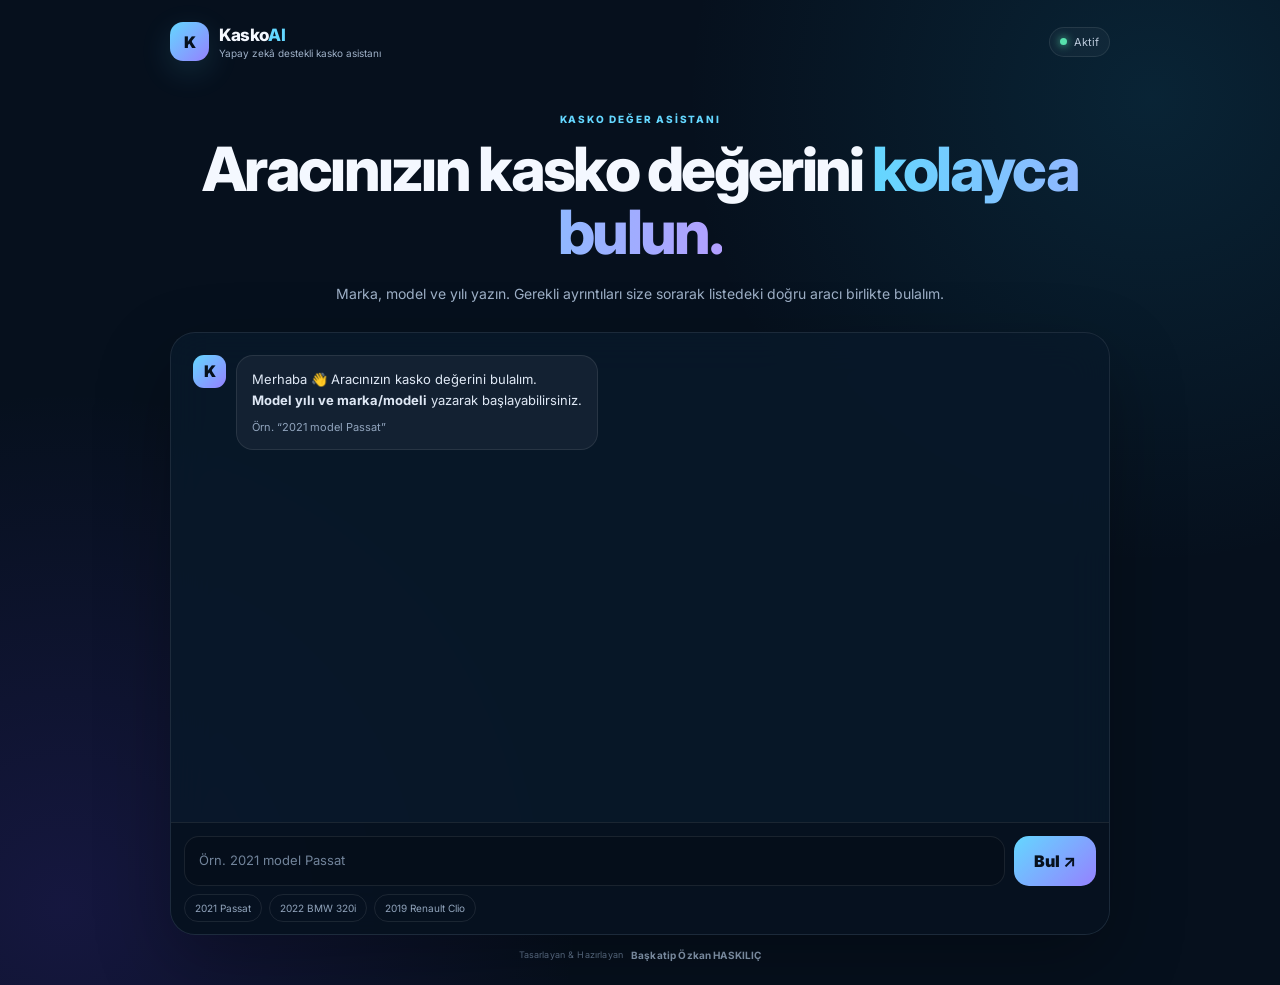
<file: templates/index.html>
<!doctype html>
<html lang="tr">
<head>
  <meta charset="utf-8">
  <meta name="viewport" content="width=device-width, initial-scale=1, viewport-fit=cover">
  <meta name="theme-color" content="#07111f">
  <title>KaskoAI | Yapay Zekâ Destekli Araç Kasko Değeri Sorgulama</title>
  <meta name="description" content="Aracınızın kasko değerini yapay zekâ destekli KaskoAI ile kolayca bulun. Marka, model ve model yılı bilgilerini girin; doğru kasko değeri ve kasko koduna ulaşın.">
  <meta name="robots" content="index, follow, max-image-preview:large, max-snippet:-1, max-video-preview:-1">
  <link rel="canonical" href="https://kasko-ai.vercel.app/">
  <meta property="og:type" content="website">
  <meta property="og:locale" content="tr_TR">
  <meta property="og:site_name" content="KaskoAI">
  <meta property="og:title" content="KaskoAI | Yapay Zekâ Destekli Araç Kasko Değeri Sorgulama">
  <meta property="og:description" content="Aracınızın kasko değerini yapay zekâ destekli KaskoAI ile kolayca bulun. Marka, model ve model yılı bilgilerini girin; doğru kasko değeri ve kasko koduna ulaşın.">
  <meta property="og:url" content="https://kasko-ai.vercel.app/">
  <meta name="twitter:card" content="summary">
  <meta name="twitter:title" content="KaskoAI | Yapay Zekâ Destekli Araç Kasko Değeri Sorgulama">
  <meta name="twitter:description" content="Aracınızın kasko değerini yapay zekâ destekli KaskoAI ile kolayca bulun. Marka, model ve model yılı bilgilerini girin; doğru kasko değeri ve kasko koduna ulaşın.">

  <link rel="preconnect" href="https://fonts.googleapis.com">
  <link rel="preconnect" href="https://fonts.gstatic.com" crossorigin>
  <link href="https://fonts.googleapis.com/css2?family=Inter:wght@400;500;600;700;800&display=swap" rel="stylesheet">
  <link rel="stylesheet" href="/static/style.css">

  <script type="application/ld+json">
{
  "@context": "https://schema.org",
  "@type": "WebApplication",
  "name": "KaskoAI",
  "url": "https://kasko-ai.vercel.app/",
  "description": "Aracınızın kasko değerini yapay zekâ destekli KaskoAI ile kolayca bulun. Marka, model ve model yılı bilgilerini girin; doğru kasko değeri ve kasko koduna ulaşın.",
  "applicationCategory": "FinanceApplication",
  "operatingSystem": "Web",
  "inLanguage": "tr-TR",
  "creator": {
    "@type": "Person",
    "name": "Özkan HASKILIÇ"
  }
}
  </script>
  <meta name="google-site-verification" content="MuRal62ysE1aVWPVQdPdZJ9eGF5M3csfumvomjy4lzk" />
</head>
<body>
  <div class="ambient ambient-a"></div>
  <div class="ambient ambient-b"></div>

  <main class="app-shell">
    <header class="topbar">
      <div class="brand">
        <div class="brand-mark">K</div>
        <div class="brand-copy">
          <div class="brand-name">Kasko<span>AI</span></div>
          <div class="brand-sub">Yapay zekâ destekli kasko asistanı</div>
        </div>
      </div>
      <div class="status"><span></span> Aktif</div>
    </header>

    <section class="intro">
      <div class="eyebrow">KASKO DEĞER ASİSTANI</div>
      <h1>Aracınızın kasko değerini <span>kolayca bulun.</span></h1>
      <p>Marka, model ve yılı yazın. Gerekli ayrıntıları size sorarak listedeki doğru aracı birlikte bulalım.</p>
    </section>

    <section class="chat-card" aria-label="Kasko değer asistanı">
      <div id="messages" class="messages" aria-live="polite">
        <div class="message assistant">
          <div class="avatar">K</div>
          <div class="bubble">
            Merhaba 👋 Aracınızın kasko değerini bulalım.<br>
            <strong>Model yılı ve marka/modeli</strong> yazarak başlayabilirsiniz.
            <div class="mini-example">Örn. “2021 model Passat”</div>
          </div>
        </div>
      </div>

      <div id="typing" class="typing hidden">
        <div class="typing-dots"><span></span><span></span><span></span></div>
        <small>Uygun kayıtları karşılaştırıyorum…</small>
      </div>

      <div class="composer-wrap">
        <div class="composer">
          <textarea id="input" rows="1" enterkeyhint="send"
            placeholder="Örn. 2021 model Passat"></textarea>
          <button id="send" type="button" aria-label="Ara">
            <span>Bul</span><b>↗</b>
          </button>
        </div>
        <div class="examples" aria-label="Örnek aramalar">
          <button data-example="2021 model Passat">2021 Passat</button>
          <button data-example="2022 BMW 320i">2022 BMW 320i</button>
          <button data-example="2019 Renault Clio">2019 Renault Clio</button>
        </div>
      </div>
    </section>

    <footer class="signature">
      <span>Tasarlayan &amp; Hazırlayan</span>
      <strong>Başkatip Özkan HASKILIÇ</strong>
    </footer>
  </main>

  <script src="/static/app.js"></script>
</body>
</html>
</file>
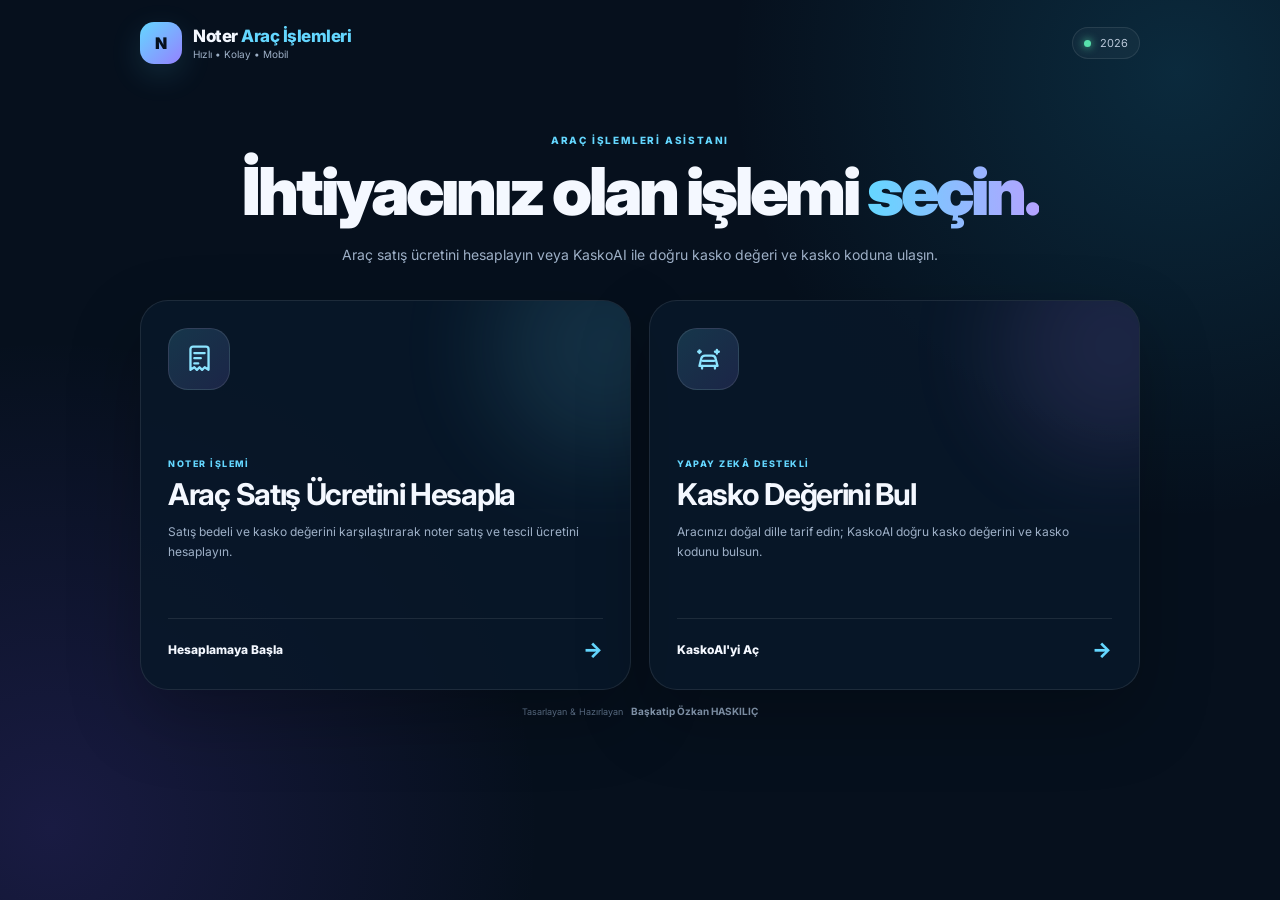
<file: templates/home.html>
<!doctype html>
<html lang="tr">
<head>
  <meta charset="utf-8">
  <meta name="viewport" content="width=device-width, initial-scale=1, viewport-fit=cover">
  <meta name="theme-color" content="#06101d">
  <title>Noter Araç İşlemleri | Satış Ücreti Hesaplama ve Kasko Değeri</title>
  <meta name="description" content="Noter araç satış ücretini hesaplayın; KaskoAI ile aracınızın kasko değerini ve kasko kodunu hızlıca bulun. Mobil uyumlu ücretsiz yardımcı araç.">
  <meta name="robots" content="index, follow, max-image-preview:large, max-snippet:-1">
  <link rel="canonical" href="https://noter-arac-islemleri.vercel.app/">
  <meta property="og:type" content="website">
  <meta property="og:locale" content="tr_TR">
  <meta property="og:site_name" content="Noter Araç İşlemleri">
  <meta property="og:title" content="Noter Araç İşlemleri | Satış Ücreti ve Kasko Değeri">
  <meta property="og:description" content="Araç satış ücretini hesaplayın, kasko değerini ve kasko kodunu KaskoAI ile bulun.">
  <meta property="og:url" content="https://noter-arac-islemleri.vercel.app/">
  <meta name="twitter:card" content="summary">
  <meta name="twitter:title" content="Noter Araç İşlemleri | Satış Ücreti ve Kasko Değeri">
  <meta name="twitter:description" content="Araç satış ücretini hesaplayın, kasko değerini ve kasko kodunu KaskoAI ile bulun.">
  <meta name="google-site-verification" content="MuRal62ysE1aVWPVQdPdZJ9eGF5M3csfumvomjy4lzk">
  <link rel="preconnect" href="https://fonts.googleapis.com">
  <link rel="preconnect" href="https://fonts.gstatic.com" crossorigin>
  <link href="https://fonts.googleapis.com/css2?family=Inter:wght@400;500;600;700;800;900&display=swap" rel="stylesheet">
  <link rel="stylesheet" href="/static/portal.css">
  <script type="application/ld+json">
{
  "@context": "https://schema.org",
  "@graph": [
    {
      "@type": "WebSite",
      "@id": "https://noter-arac-islemleri.vercel.app/#website",
      "url": "https://noter-arac-islemleri.vercel.app/",
      "name": "Noter Araç İşlemleri",
      "inLanguage": "tr-TR"
    },
    {
      "@type": "WebApplication",
      "@id": "https://noter-arac-islemleri.vercel.app/#app",
      "name": "Noter Araç İşlemleri",
      "url": "https://noter-arac-islemleri.vercel.app/",
      "applicationCategory": "FinanceApplication",
      "operatingSystem": "Web",
      "inLanguage": "tr-TR",
      "description": "Noter araç satış ücreti hesaplama, araç kasko değeri ve kasko kodu bulma uygulaması.",
      "creator": {
        "@type": "Person",
        "name": "Özkan HASKILIÇ"
      }
    }
  ]
}
  </script>
</head>
<body class="portal-body">
  <div class="portal-orb portal-orb-a"></div>
  <div class="portal-orb portal-orb-b"></div>

  <main class="portal-shell home-shell">
    <header class="portal-header">
      <div class="portal-brand">
        <div class="portal-logo">N</div>
        <div>
          <div class="portal-brand-name">Noter <span>Araç İşlemleri</span></div>
          <div class="portal-brand-sub">Hızlı • Kolay • Mobil</div>
        </div>
      </div>
      <div class="portal-badge"><span></span> 2026</div>
    </header>

    <section class="home-hero">
      <div class="portal-eyebrow">ARAÇ İŞLEMLERİ ASİSTANI</div>
      <h1>İhtiyacınız olan işlemi <span>seçin.</span></h1>
      <p>Araç satış ücretini hesaplayın veya KaskoAI ile doğru kasko değeri ve kasko koduna ulaşın.</p>
    </section>

    <section class="menu-grid" aria-label="Araç işlemleri">
      <a class="menu-card sale-card" href="/satis">
        <div class="menu-icon">
          <svg viewBox="0 0 24 24" aria-hidden="true">
            <path d="M7 2h10a2 2 0 0 1 2 2v16l-3-2-2 2-2-2-2 2-2-2-3 2V4a2 2 0 0 1 2-2Z"/>
            <path d="M8 7h8M8 11h5M8 15h3"/>
          </svg>
        </div>
        <div class="menu-copy">
          <div class="menu-kicker">NOTER İŞLEMİ</div>
          <h2>Araç Satış Ücretini Hesapla</h2>
          <p>Satış bedeli ve kasko değerini karşılaştırarak noter satış ve tescil ücretini hesaplayın.</p>
        </div>
        <div class="menu-action">Hesaplamaya Başla <span>→</span></div>
      </a>

      <a class="menu-card kasko-card" href="/kasko">
        <div class="menu-icon">
          <svg viewBox="0 0 24 24" aria-hidden="true">
            <path d="M5 17h14l-1.4-5.2A3 3 0 0 0 14.7 9H9.3a3 3 0 0 0-2.9 2.2L5 17Z"/>
            <path d="M7 17v2M17 17v2M7.5 13h9"/>
            <path d="M18.5 4.5v3M17 6h3M5 5v2M4 6h2"/>
          </svg>
        </div>
        <div class="menu-copy">
          <div class="menu-kicker">YAPAY ZEKÂ DESTEKLİ</div>
          <h2>Kasko Değerini Bul</h2>
          <p>Aracınızı doğal dille tarif edin; KaskoAI doğru kasko değerini ve kasko kodunu bulsun.</p>
        </div>
        <div class="menu-action">KaskoAI'yi Aç <span>→</span></div>
      </a>
    </section>

    <footer class="portal-signature">
      <span>Tasarlayan &amp; Hazırlayan</span>
      <strong>Başkatip Özkan HASKILIÇ</strong>
    </footer>
  </main>
</body>
</html>
</file>
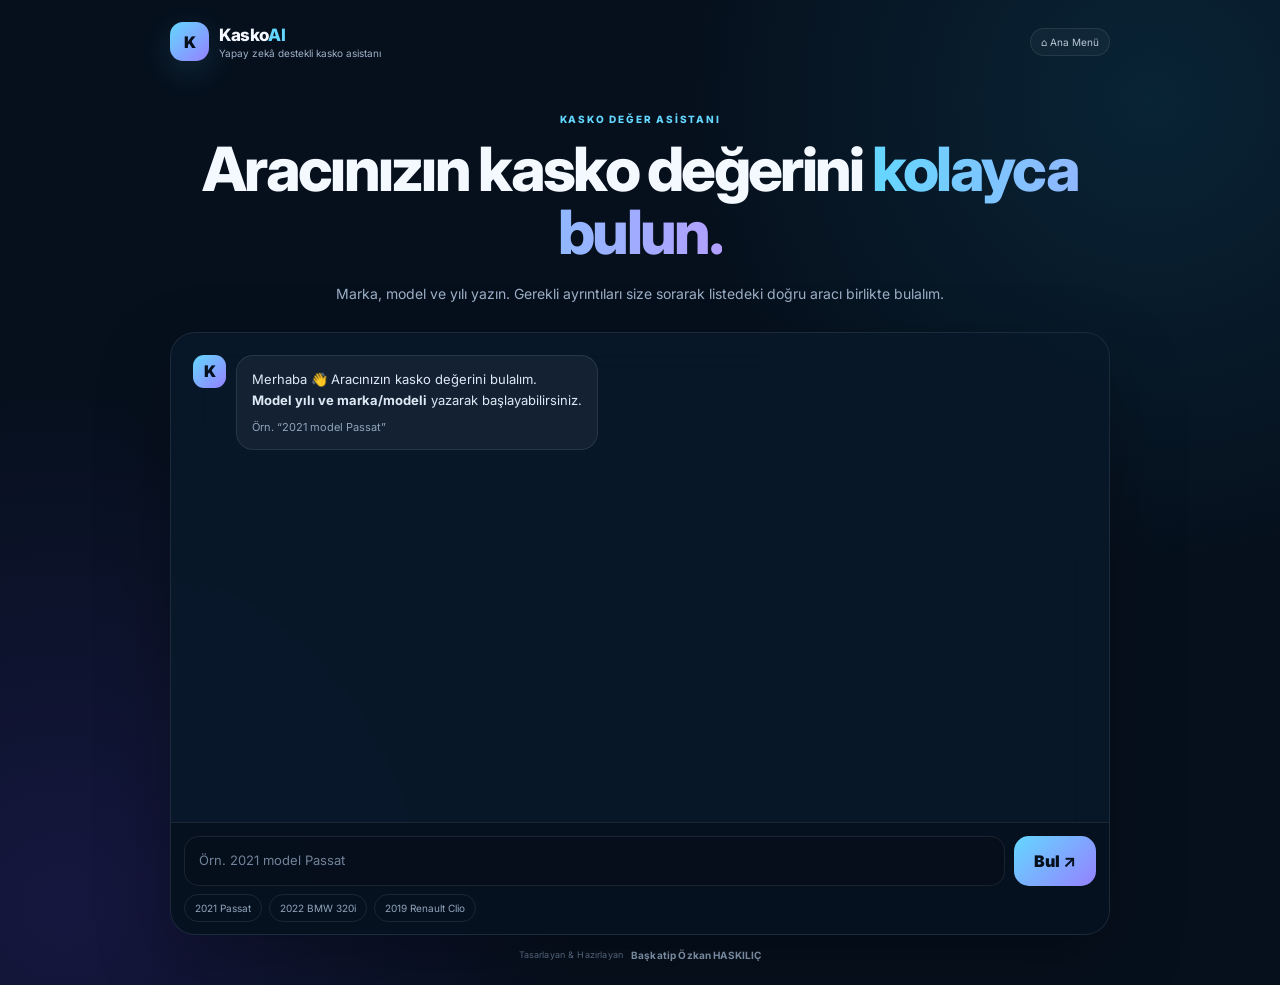
<file: templates/kasko.html>
<!doctype html>
<html lang="tr">
<head>
  <meta charset="utf-8">
  <meta name="viewport" content="width=device-width, initial-scale=1, viewport-fit=cover">
  <meta name="theme-color" content="#07111f">
  <title>Araç Kasko Değeri ve Kasko Kodu Bulma | KaskoAI</title>
  <meta name="description" content="Aracınızın marka, model ve model yılı bilgileriyle kasko değerini ve 7 haneli kasko kodunu KaskoAI üzerinden hızlıca bulun.">
  <meta name="robots" content="index, follow, max-image-preview:large, max-snippet:-1, max-video-preview:-1">
  <link rel="canonical" href="https://noter-arac-islemleri.vercel.app/kasko">
  <meta property="og:type" content="website">
  <meta property="og:locale" content="tr_TR">
  <meta property="og:site_name" content="KaskoAI">
  <meta property="og:title" content="Araç Kasko Değeri ve Kasko Kodu Bulma | KaskoAI">
  <meta property="og:description" content="Aracınızın marka, model ve model yılı bilgileriyle kasko değerini ve 7 haneli kasko kodunu KaskoAI üzerinden hızlıca bulun.">
  <meta property="og:url" content="https://noter-arac-islemleri.vercel.app/kasko">
  <meta name="twitter:card" content="summary">
  <meta name="twitter:title" content="Araç Kasko Değeri ve Kasko Kodu Bulma | KaskoAI">
  <meta name="twitter:description" content="Aracınızın marka, model ve model yılı bilgileriyle kasko değerini ve 7 haneli kasko kodunu KaskoAI üzerinden hızlıca bulun.">

  <link rel="preconnect" href="https://fonts.googleapis.com">
  <link rel="preconnect" href="https://fonts.gstatic.com" crossorigin>
  <link href="https://fonts.googleapis.com/css2?family=Inter:wght@400;500;600;700;800&display=swap" rel="stylesheet">
  <link rel="stylesheet" href="/static/style.css">

  <script type="application/ld+json">
{
  "@context": "https://schema.org",
  "@type": "WebApplication",
  "name": "KaskoAI",
  "url": "https://noter-arac-islemleri.vercel.app/kasko",
  "applicationCategory": "FinanceApplication",
  "operatingSystem": "Web",
  "inLanguage": "tr-TR",
  "description": "Araç kasko değeri ve kasko kodu bulmaya yardımcı web uygulaması.",
  "isPartOf": {
    "@type": "WebSite",
    "name": "Noter Araç İşlemleri",
    "url": "https://noter-arac-islemleri.vercel.app/"
  },
  "creator": {
    "@type": "Person",
    "name": "Özkan HASKILIÇ"
  }
}
  </script>
  <meta name="google-site-verification" content="MuRal62ysE1aVWPVQdPdZJ9eGF5M3csfumvomjy4lzk" />
</head>
<body>
  <div class="ambient ambient-a"></div>
  <div class="ambient ambient-b"></div>

  <main class="app-shell">
    <header class="topbar">
      <a class="brand brand-link" href="/" aria-label="Ana menüye dön">
        <div class="brand-mark">K</div>
        <div class="brand-copy">
          <div class="brand-name">Kasko<span>AI</span></div>
          <div class="brand-sub">Yapay zekâ destekli kasko asistanı</div>
        </div>
      </a>
      <a class="home-pill" href="/">⌂ Ana Menü</a>
    </header>

    <section class="intro">
      <div class="eyebrow">KASKO DEĞER ASİSTANI</div>
      <h1>Aracınızın kasko değerini <span>kolayca bulun.</span></h1>
      <p>Marka, model ve yılı yazın. Gerekli ayrıntıları size sorarak listedeki doğru aracı birlikte bulalım.</p>
    </section>

    <section class="chat-card" aria-label="Kasko değer asistanı">
      <div id="messages" class="messages" aria-live="polite">
        <div class="message assistant">
          <div class="avatar">K</div>
          <div class="bubble">
            Merhaba 👋 Aracınızın kasko değerini bulalım.<br>
            <strong>Model yılı ve marka/modeli</strong> yazarak başlayabilirsiniz.
            <div class="mini-example">Örn. “2021 model Passat”</div>
          </div>
        </div>
      </div>

      <div id="typing" class="typing hidden">
        <div class="typing-dots"><span></span><span></span><span></span></div>
        <small>Uygun kayıtları karşılaştırıyorum…</small>
      </div>

      <div class="composer-wrap">
        <div class="composer">
          <textarea id="input" rows="1" enterkeyhint="send"
            placeholder="Örn. 2021 model Passat"></textarea>
          <button id="send" type="button" aria-label="Ara">
            <span>Bul</span><b>↗</b>
          </button>
        </div>
        <div class="examples" aria-label="Örnek aramalar">
          <button data-example="2021 model Passat">2021 Passat</button>
          <button data-example="2022 BMW 320i">2022 BMW 320i</button>
          <button data-example="2019 Renault Clio">2019 Renault Clio</button>
        </div>
      </div>
    </section>

    <footer class="signature">
      <span>Tasarlayan &amp; Hazırlayan</span>
      <strong>Başkatip Özkan HASKILIÇ</strong>
    </footer>
  </main>

  <script src="/static/app.js"></script>
</body>
</html>
</file>
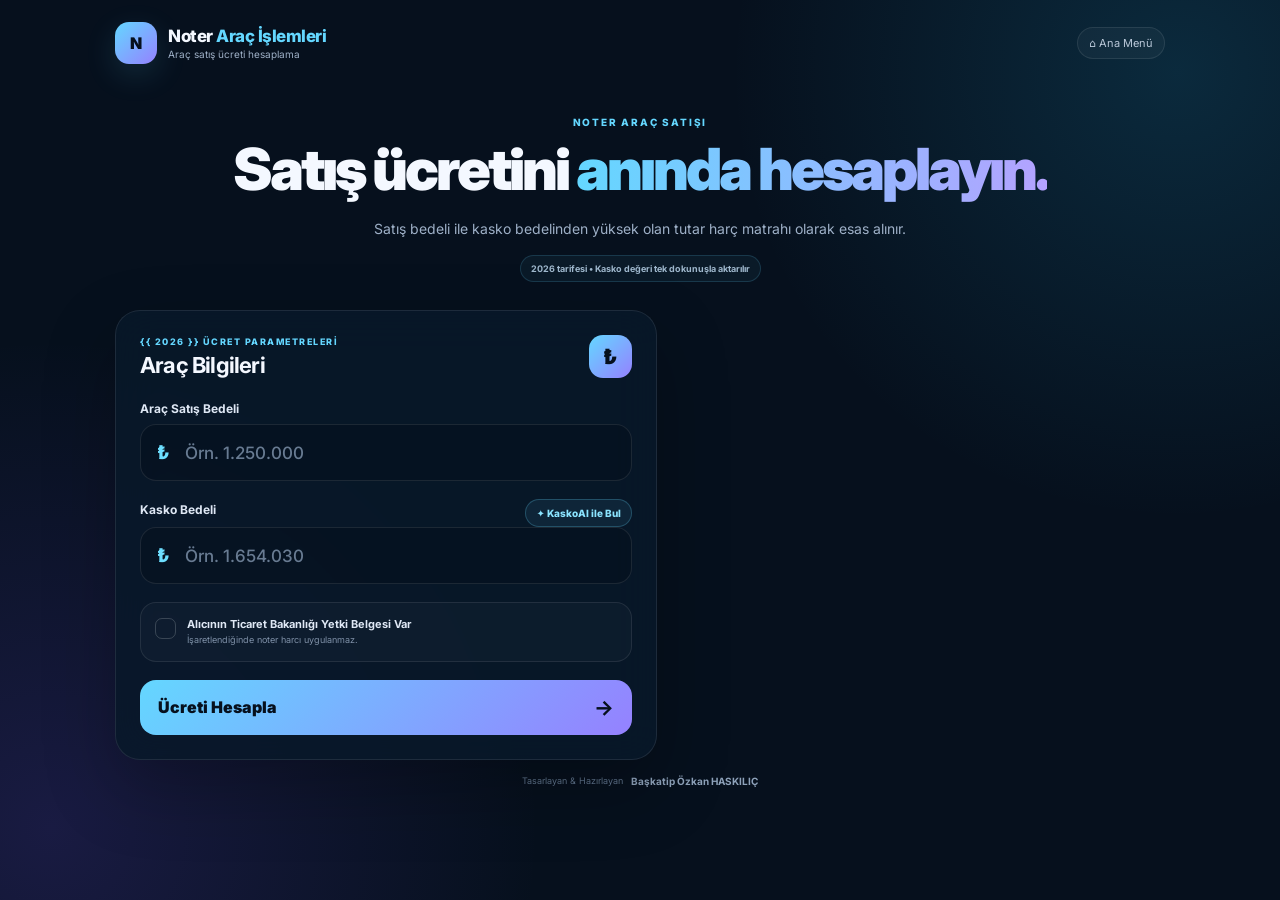
<file: templates/satis.html>
<!doctype html>
<html lang="tr">
<head>
  <meta charset="utf-8">
  <meta name="viewport" content="width=device-width, initial-scale=1, viewport-fit=cover">
  <meta name="theme-color" content="#06101d">
  <title>Noter Araç Satış Ücreti Hesaplama 2026 | Noter Araç İşlemleri</title>
  <meta name="description" content="2026 noter araç satış ücretini satış bedeli ve kasko değerine göre hesaplayın. Noter harcı, noter ücreti, ARTES, KDV ve tescil kalemlerini görün.">
  <meta name="robots" content="index, follow">
  <link rel="canonical" href="https://noter-arac-islemleri.vercel.app/satis">
  <meta property="og:type" content="website">
  <meta property="og:locale" content="tr_TR">
  <meta property="og:site_name" content="Noter Araç İşlemleri">
  <meta property="og:title" content="Noter Araç Satış Ücreti Hesaplama 2026">
  <meta property="og:description" content="2026 noter araç satış ücretini satış bedeli ve kasko değerine göre hesaplayın. Noter harcı, noter ücreti, ARTES, KDV ve tescil kalemlerini görün.">
  <meta property="og:url" content="https://noter-arac-islemleri.vercel.app/satis">
  <meta name="twitter:card" content="summary">
  <meta name="twitter:title" content="Noter Araç Satış Ücreti Hesaplama 2026">
  <meta name="twitter:description" content="2026 noter araç satış ücretini satış bedeli ve kasko değerine göre hesaplayın. Noter harcı, noter ücreti, ARTES, KDV ve tescil kalemlerini görün.">
  <meta name="google-site-verification" content="MuRal62ysE1aVWPVQdPdZJ9eGF5M3csfumvomjy4lzk">
  <link rel="preconnect" href="https://fonts.googleapis.com">
  <link rel="preconnect" href="https://fonts.gstatic.com" crossorigin>
  <link href="https://fonts.googleapis.com/css2?family=Inter:wght@400;500;600;700;800;900&display=swap" rel="stylesheet">
  <link rel="stylesheet" href="/static/portal.css">
  <script type="application/ld+json">
{
  "@context": "https://schema.org",
  "@type": "WebApplication",
  "name": "Noter Araç Satış Ücreti Hesaplama",
  "url": "https://noter-arac-islemleri.vercel.app/satis",
  "applicationCategory": "FinanceApplication",
  "operatingSystem": "Web",
  "inLanguage": "tr-TR",
  "description": "Araç satış bedeli ve kasko değerine göre noter araç satış ve tescil ücretlerini hesaplamaya yardımcı web uygulaması.",
  "isPartOf": {
    "@type": "WebSite",
    "name": "Noter Araç İşlemleri",
    "url": "https://noter-arac-islemleri.vercel.app/"
  },
  "creator": {
    "@type": "Person",
    "name": "Özkan HASKILIÇ"
  }
}
  </script>
</head>
<body class="portal-body sale-page">
  <div class="portal-orb portal-orb-a"></div>
  <div class="portal-orb portal-orb-b"></div>

  <main class="portal-shell sale-shell">
    <header class="portal-header">
      <a class="portal-brand portal-brand-link" href="/">
        <div class="portal-logo">N</div>
        <div>
          <div class="portal-brand-name">Noter <span>Araç İşlemleri</span></div>
          <div class="portal-brand-sub">Araç satış ücreti hesaplama</div>
        </div>
      </a>
      <a class="portal-home-link" href="/">⌂ Ana Menü</a>
    </header>

    <section class="sale-intro">
      <div class="portal-eyebrow">NOTER ARAÇ SATIŞI</div>
      <h1>Satış ücretini <span>anında hesaplayın.</span></h1>
      <p>Satış bedeli ile kasko bedelinden yüksek olan tutar harç matrahı olarak esas alınır.</p>
      <div class="tariff-chip">2026 tarifesi • Kasko değeri tek dokunuşla aktarılır</div>
    </section>

    <section class="sale-layout">
      <div class="glass-card sale-form-card">
        <div class="card-title-row">
          <div>
            <div class="small-kicker">{{ 2026 }} ÜCRET PARAMETRELERİ</div>
            <h2>Araç Bilgileri</h2>
          </div>
          <div class="calculator-badge">₺</div>
        </div>

        <div class="field-block">
          <label for="satisBedeli">Araç Satış Bedeli</label>
          <div class="money-input">
            <span>₺</span>
            <input id="satisBedeli" inputmode="numeric" autocomplete="off" aria-label="Araç satış bedeli" placeholder="Örn. 1.250.000">
          </div>
        </div>

        <div class="field-block">
          <div class="field-label-row">
            <label for="kaskoBedeli">Kasko Bedeli</label>
            <button class="mini-ai-button" type="button" id="openKasko">
              ✦ KaskoAI ile Bul
            </button>
          </div>
          <div class="money-input">
            <span>₺</span>
            <input id="kaskoBedeli" inputmode="numeric" autocomplete="off" aria-label="Kasko bedeli" placeholder="Örn. 1.654.030">
          </div>
          <div id="selectedKasko" class="selected-kasko hidden">
            <div>
              <small>KASKO KODU</small>
              <strong id="selectedKaskoCode">—</strong>
            </div>
            <span id="selectedVehicle">KaskoAI ile bulundu</span>
          </div>
        </div>

        <label class="check-card" for="yetkiBelgesi">
          <input type="checkbox" id="yetkiBelgesi">
          <span class="check-ui"></span>
          <span>
            <strong>Alıcının Ticaret Bakanlığı Yetki Belgesi Var</strong>
            <small>İşaretlendiğinde noter harcı uygulanmaz.</small>
          </span>
        </label>

        <div id="formError" class="form-error hidden"></div>

        <button class="calculate-button" type="button" id="hesapla">
          <span>Ücreti Hesapla</span>
          <b>→</b>
        </button>
      </div>

      <div class="glass-card result-card hidden" id="sonucAlani">
        <div class="result-head">
          <div>
            <div class="small-kicker">TAHAKKUK DÖKÜMÜ</div>
            <h2>Hesaplama Sonucu</h2>
          </div>
          <div class="result-check">✓</div>
        </div>

        <div class="grand-total">
          <span>GENEL TOPLAM</span>
          <strong id="resToplam">₺0,00</strong>
        </div>

        <div class="fee-list">
          <div class="fee-row highlight-row">
            <span>Harç Matrahı</span><strong id="resMatrah">₺0,00</strong>
          </div>
          <div class="fee-row source-row">
            <span>Matrahın Esası</span><strong id="resMatrahKaynagi">—</strong>
          </div>
          <div class="fee-row">
            <span>A. Noter Harcı</span><strong id="resHarc">₺0,00</strong>
          </div>
          <div class="fee-row">
            <span>Noter Ücreti</span><strong id="resNoter">₺0,00</strong>
          </div>
          <div class="fee-row">
            <span>ARTES Tescil Ücreti</span><strong id="resArtes">₺0,00</strong>
          </div>
          <div class="fee-row">
            <span>KDV (%20)</span><strong id="resKdv">₺0,00</strong>
          </div>
          <div class="fee-row">
            <span>Darphane T.B. Bsm.Bd.</span><strong id="resDarphane">₺0,00</strong>
          </div>
          <div class="fee-row">
            <span>Tescil Belge Bedeli</span><strong id="resTescil">₺0,00</strong>
          </div>
        </div>

        <div id="yetkiNote" class="result-note hidden">
          Yetki belgesi seçildiği için noter harcı 0,00 TL olarak hesaplandı.
        </div>

        <button class="secondary-button" type="button" id="yeniHesap">Yeni Hesaplama</button>
      </div>
    </section>

    <footer class="portal-signature">
      <span>Tasarlayan &amp; Hazırlayan</span>
      <strong>Başkatip Özkan HASKILIÇ</strong>
    </footer>
  </main>

  <div class="kasko-modal hidden" id="kaskoModal" role="dialog" aria-modal="true" aria-label="KaskoAI">
    <div class="kasko-modal-panel">
      <div class="kasko-modal-head">
        <div>
          <small>KASKOAI</small>
          <strong>Kasko Değerini Bul</strong>
          <span class="modal-subtitle">Bulduğunuz değer satış hesabına otomatik aktarılır.</span>
        </div>
        <button id="closeKasko" type="button" aria-label="Kapat">×</button>
      </div>
      <iframe id="kaskoFrame" title="KaskoAI kasko değer bulma"></iframe>
    </div>
  </div>

  <script src="/static/satis.js"></script>
</body>
</html>
</file>
<file: static/style.css>
:root{
  --bg:#06101d;
  --panel:#0b1a2c;
  --panel2:#102238;
  --line:rgba(255,255,255,.085);
  --text:#f4f8ff;
  --muted:#9eb0c7;
  --accent:#64d7ff;
  --accent2:#9581ff;
  --success:#57e1ac;
}
*{box-sizing:border-box}
html{background:var(--bg);-webkit-text-size-adjust:100%}
body{
  margin:0;min-height:100dvh;color:var(--text);
  font-family:Inter,system-ui,-apple-system,BlinkMacSystemFont,"Segoe UI",sans-serif;
  background:
    radial-gradient(circle at 90% 10%,rgba(24,139,180,.16),transparent 32%),
    radial-gradient(circle at 5% 92%,rgba(91,54,217,.18),transparent 34%),
    var(--bg);
}
button,textarea{font:inherit}
button{-webkit-tap-highlight-color:transparent}
.ambient{position:fixed;border-radius:999px;filter:blur(90px);pointer-events:none;opacity:.16;z-index:-1}
.ambient-a{width:330px;height:330px;background:#15b9e7;right:-150px;top:-120px}
.ambient-b{width:330px;height:330px;background:#7656ff;left:-160px;bottom:-150px}
.app-shell{width:min(940px,calc(100% - 28px));margin:0 auto;padding:22px 0 max(24px,env(safe-area-inset-bottom))}
.topbar{display:flex;align-items:center;justify-content:space-between;gap:14px}
.brand{display:flex;align-items:center;gap:10px;min-width:0}
.brand-mark{
  width:39px;height:39px;border-radius:13px;display:grid;place-items:center;flex:none;
  color:#06101d;font-weight:900;background:linear-gradient(135deg,var(--accent),var(--accent2));
  box-shadow:0 10px 32px rgba(100,215,255,.14)
}
.brand-name{font-weight:800;font-size:17px;letter-spacing:-.4px}.brand-name span{color:var(--accent)}
.brand-sub{font-size:10px;color:var(--muted);margin-top:2px;white-space:nowrap}
.status{
  display:flex;align-items:center;gap:7px;padding:7px 10px;border:1px solid var(--line);
  border-radius:999px;background:rgba(255,255,255,.035);font-size:11px;color:#bac8d9
}
.status span{width:7px;height:7px;border-radius:50%;background:var(--success);box-shadow:0 0 9px var(--success)}
.intro{text-align:center;padding:52px 12px 27px}
.eyebrow{font-size:10px;font-weight:800;letter-spacing:1.8px;color:var(--accent);margin-bottom:13px}
h1{font-size:clamp(34px,6.2vw,61px);line-height:1.04;letter-spacing:-2.7px;margin:0;font-weight:800}
h1 span{background:linear-gradient(90deg,var(--accent),#b39fff);-webkit-background-clip:text;background-clip:text;color:transparent}
.intro p{max-width:640px;margin:17px auto 0;color:var(--muted);font-size:14px;line-height:1.65}
.chat-card{
  height:min(620px,67dvh);min-height:500px;display:flex;flex-direction:column;overflow:hidden;
  border:1px solid var(--line);border-radius:25px;background:rgba(9,24,41,.88);
  backdrop-filter:blur(20px);box-shadow:0 28px 75px rgba(0,0,0,.28)
}
.messages{flex:1;min-height:0;overflow-y:auto;overscroll-behavior:contain;padding:22px;scrollbar-width:thin;scrollbar-color:rgba(255,255,255,.28) transparent}
.message{display:flex;align-items:flex-start;gap:10px;margin-bottom:17px}
.message.user{justify-content:flex-end}
.avatar{
  width:33px;height:33px;border-radius:11px;display:grid;place-items:center;flex:none;
  background:linear-gradient(135deg,var(--accent),var(--accent2));color:#06101d;font-weight:900
}
.bubble{
  max-width:min(80%,680px);padding:13px 15px;border-radius:17px;background:rgba(255,255,255,.052);
  border:1px solid var(--line);color:#dfe8f5;font-size:13px;line-height:1.58
}
.user .bubble{background:linear-gradient(135deg,rgba(100,215,255,.13),rgba(149,129,255,.14));border-color:rgba(100,215,255,.19)}
.mini-example{margin-top:9px;color:#91a4bd;font-size:11px}
.result{
  margin-top:11px;padding:18px;border-radius:17px;
  background:linear-gradient(135deg,rgba(87,225,172,.09),rgba(100,215,255,.075));
  border:1px solid rgba(87,225,172,.24)
}
.result-label{font-size:10px;color:var(--success);font-weight:800;letter-spacing:.9px;text-transform:uppercase}
.result-value{font-size:32px;font-weight:800;letter-spacing:-1.3px;margin:7px 0 8px;color:#f4f8ff}
.result-car{font-weight:700;color:#e3ecf8;line-height:1.45}
.kasko-code{
  display:flex;align-items:center;justify-content:space-between;gap:12px;margin-top:14px;padding-top:13px;
  border-top:1px solid rgba(255,255,255,.12)
}
.kasko-code-label{font-size:10px;font-weight:800;letter-spacing:.7px;color:var(--success)}
.kasko-code-value{font-size:16px;font-weight:800;letter-spacing:1px;color:#fff}
.calculation-note{
  margin-top:12px;padding-top:11px;border-top:1px solid rgba(255,255,255,.09);
  color:#92a5bd;font-size:10px;line-height:1.55
}
.quick-options{display:grid;gap:8px;margin-top:11px}
.choice{
  width:100%;min-height:44px;text-align:left;border:1px solid var(--line);border-radius:13px;
  padding:11px 13px;background:rgba(255,255,255,.045);color:#e8eff9;cursor:pointer
}
.choice:hover{border-color:rgba(100,215,255,.38);background:rgba(100,215,255,.07)}
.typing{display:flex;align-items:center;gap:9px;padding:0 22px 12px;color:var(--muted)}
.typing-dots{display:flex;gap:4px}.typing-dots span{width:6px;height:6px;border-radius:50%;background:var(--accent);animation:blink 1s infinite}
.typing-dots span:nth-child(2){animation-delay:.14s}.typing-dots span:nth-child(3){animation-delay:.28s}
.typing small{font-size:11px}@keyframes blink{50%{opacity:.25;transform:translateY(-2px)}}
.hidden{display:none!important}
.composer-wrap{flex:none;border-top:1px solid var(--line);background:rgba(5,15,27,.64);padding-bottom:max(0px,env(safe-area-inset-bottom))}
.composer{display:flex;gap:9px;padding:13px 13px 8px}
textarea{
  flex:1;resize:none;min-height:50px;max-height:112px;border:1px solid var(--line);border-radius:15px;
  outline:none;background:rgba(0,0,0,.16);color:var(--text);padding:14px 14px;font-size:13px;line-height:1.45
}
textarea::placeholder{color:#71839a}
textarea:disabled{opacity:.62;cursor:not-allowed;background:rgba(255,255,255,.025)}textarea:focus{border-color:rgba(100,215,255,.48);box-shadow:0 0 0 3px rgba(100,215,255,.05)}
#send{
  min-width:82px;min-height:50px;border:0;border-radius:15px;padding:0 17px;cursor:pointer;
  background:linear-gradient(135deg,var(--accent),var(--accent2));color:#06101d;font-weight:900
}
#send:disabled{opacity:.55;cursor:wait}#send b{font-size:17px;margin-left:3px}
.examples{display:flex;gap:7px;overflow-x:auto;padding:0 13px 12px;scrollbar-width:none}.examples::-webkit-scrollbar{display:none}
.examples button{
  flex:none;border:1px solid var(--line);background:transparent;color:#91a4bc;border-radius:999px;
  padding:7px 10px;font-size:10px;cursor:pointer
}
.signature{
  display:flex;align-items:center;justify-content:center;gap:8px;
  padding:14px 8px 0;color:#61758e;font-size:9px;letter-spacing:.15px
}
.signature strong{color:#8ea2ba;font-size:10px;font-weight:700}

@media(max-width:600px){
  body{overflow:hidden}
  .app-shell{
    width:100%;height:100dvh;padding:max(10px,env(safe-area-inset-top)) 10px max(8px,env(safe-area-inset-bottom));
    display:flex;flex-direction:column
  }
  .topbar{padding:0 3px;flex:none}
  .brand-mark{width:36px;height:36px;border-radius:12px}
  .brand-name{font-size:16px}.brand-sub{font-size:9px}
  .status{font-size:10px;padding:6px 9px}
  .intro{padding:24px 10px 17px;flex:none}
  .eyebrow{font-size:9px;margin-bottom:9px}
  h1{font-size:30px;line-height:1.06;letter-spacing:-1.7px}
  .intro p{font-size:12px;line-height:1.5;margin-top:11px}
  .chat-card{flex:1;height:auto;min-height:0;border-radius:20px}
  .messages{padding:15px 12px 10px}
  .message{gap:8px;margin-bottom:13px}
  .avatar{width:30px;height:30px;border-radius:10px;font-size:13px}
  .bubble{max-width:88%;font-size:12px;padding:11px 12px;border-radius:15px}
  .result{padding:15px;margin-top:9px}
  .result-value{font-size:28px}
  .result-car{font-size:12px}
  .kasko-code{margin-top:12px;padding-top:11px}
  .kasko-code-value{font-size:15px}
  .choice{min-height:46px;font-size:12px}
  .typing{padding:0 13px 9px}
  .composer{padding:9px 9px 7px;gap:7px}
  textarea{min-height:48px;font-size:16px;padding:12px 12px;border-radius:14px} /* iOS zoom önleme */
  #send{min-width:70px;min-height:48px;padding:0 13px;border-radius:14px}
  .examples{padding:0 9px 9px}
  .signature{
    display:flex;flex-direction:column;gap:2px;padding:8px 6px 0;
    line-height:1.25
  }
  .signature span{font-size:8px}
  .signature strong{font-size:9px}
}
@media(max-width:360px){
  .brand-sub{display:none}
  .intro{padding-top:18px}
  h1{font-size:27px}
  .intro p{font-size:11px}
}
@media(max-height:700px) and (max-width:600px){
  .intro{padding:13px 8px 10px}
  .eyebrow{display:none}
  h1{font-size:25px}
  .intro p{font-size:10px;margin-top:7px}
  .brand-sub{display:none}
}

.brand-link{color:inherit;text-decoration:none}
.home-pill{
  border:1px solid var(--line);background:rgba(255,255,255,.035);padding:7px 10px;
  border-radius:999px;color:#bac8d9;font-size:10px;text-decoration:none;white-space:nowrap
}
.use-kasko-value{
  width:100%;min-height:47px;margin-top:13px;border:0;border-radius:14px;
  display:flex;align-items:center;justify-content:space-between;padding:0 14px;cursor:pointer;
  background:linear-gradient(135deg,var(--success),var(--accent));color:#06101d;font-weight:900
}
.use-kasko-value b{font-size:16px}
.picker-mode .intro,.picker-mode .signature,.picker-mode .home-pill{display:none!important}
.picker-mode .app-shell{width:100%;height:100dvh;padding:10px;display:flex;flex-direction:column}
.picker-mode .topbar{padding:0 3px 9px;flex:none}
.picker-mode .chat-card{flex:1;height:auto;min-height:0}
@media(max-width:600px){
  .home-pill{font-size:9px;padding:6px 8px}
  .picker-mode .app-shell{padding:max(8px,env(safe-area-inset-top)) 8px max(8px,env(safe-area-inset-bottom))}
}
</file>
<file: static/portal.css>
:root{
  --bg:#06101d;
  --panel:#0b1a2c;
  --panel2:#102238;
  --line:rgba(255,255,255,.09);
  --text:#f4f8ff;
  --muted:#9eb0c7;
  --accent:#64d7ff;
  --accent2:#9581ff;
  --success:#57e1ac;
  --danger:#ff8396;
}
*{box-sizing:border-box}
html{background:var(--bg);-webkit-text-size-adjust:100%}
body{margin:0;min-height:100dvh;font-family:Inter,system-ui,-apple-system,"Segoe UI",sans-serif;color:var(--text);background:var(--bg)}
button,input{font:inherit}
a{text-decoration:none;color:inherit}
button{-webkit-tap-highlight-color:transparent}
.hidden{display:none!important}
.portal-body{
  background:
    radial-gradient(circle at 92% 8%,rgba(32,160,205,.18),transparent 31%),
    radial-gradient(circle at 4% 92%,rgba(112,76,235,.18),transparent 33%),
    var(--bg);
  overflow-x:hidden;
}
.portal-orb{position:fixed;border-radius:999px;filter:blur(90px);opacity:.16;pointer-events:none;z-index:-1}
.portal-orb-a{width:340px;height:340px;background:#18b9e7;right:-150px;top:-130px}
.portal-orb-b{width:380px;height:380px;background:#7557ff;left:-180px;bottom:-170px}
.portal-shell{width:min(1000px,calc(100% - 28px));margin:0 auto;padding:22px 0 max(24px,env(safe-area-inset-bottom))}
.portal-header{display:flex;align-items:center;justify-content:space-between;gap:14px}
.portal-brand{display:flex;align-items:center;gap:11px;min-width:0}
.portal-brand-link{border-radius:14px}
.portal-logo{
  width:42px;height:42px;border-radius:14px;display:grid;place-items:center;flex:none;
  font-weight:900;color:#06101d;background:linear-gradient(135deg,var(--accent),var(--accent2));
  box-shadow:0 10px 32px rgba(100,215,255,.14)
}
.portal-brand-name{font-size:17px;font-weight:800;letter-spacing:-.5px}.portal-brand-name span{color:var(--accent)}
.portal-brand-sub{font-size:10px;color:var(--muted);margin-top:2px}
.portal-badge,.portal-home-link{
  border:1px solid var(--line);background:rgba(255,255,255,.035);border-radius:999px;
  padding:8px 11px;color:#bac8d9;font-size:11px;white-space:nowrap
}
.portal-badge span{display:inline-block;width:7px;height:7px;border-radius:50%;background:var(--success);box-shadow:0 0 9px var(--success);margin-right:6px}
.portal-eyebrow{font-size:10px;font-weight:800;letter-spacing:1.8px;color:var(--accent);margin-bottom:12px}
.home-hero{text-align:center;padding:70px 10px 34px}
.home-hero h1,.sale-intro h1{font-size:clamp(38px,7vw,66px);line-height:1.02;letter-spacing:-3px;margin:0;font-weight:900}
.home-hero h1 span,.sale-intro h1 span{background:linear-gradient(90deg,var(--accent),#b4a2ff);-webkit-background-clip:text;background-clip:text;color:transparent}
.home-hero p,.sale-intro p{max-width:690px;margin:18px auto 0;color:var(--muted);line-height:1.65;font-size:14px}
.menu-grid{display:grid;grid-template-columns:1fr 1fr;gap:18px}
.menu-card{
  min-height:390px;position:relative;display:flex;flex-direction:column;padding:27px;overflow:hidden;
  border:1px solid var(--line);border-radius:28px;background:rgba(9,24,41,.86);
  box-shadow:0 28px 70px rgba(0,0,0,.25);transition:transform .18s ease,border-color .18s ease
}
.menu-card:hover{transform:translateY(-3px);border-color:rgba(100,215,255,.28)}
.menu-card:before{content:"";position:absolute;width:230px;height:230px;border-radius:50%;filter:blur(50px);opacity:.13;right:-90px;top:-70px}
.sale-card:before{background:#67dcff}.kasko-card:before{background:#a487ff}
.menu-icon{
  width:62px;height:62px;border-radius:20px;display:grid;place-items:center;
  background:linear-gradient(135deg,rgba(100,215,255,.17),rgba(149,129,255,.15));
  border:1px solid rgba(255,255,255,.1);margin-bottom:auto
}
.menu-icon svg{width:31px;height:31px;fill:none;stroke:#8ce4ff;stroke-width:1.8;stroke-linecap:round;stroke-linejoin:round}
.menu-copy{padding:36px 0 25px}
.menu-kicker,.small-kicker{font-size:9px;letter-spacing:1.5px;font-weight:800;color:var(--accent)}
.menu-copy h2{font-size:30px;line-height:1.08;letter-spacing:-1.3px;margin:9px 0 12px}
.menu-copy p{font-size:12px;line-height:1.65;color:var(--muted);margin:0}
.menu-action{margin-top:auto;display:flex;justify-content:space-between;align-items:center;padding-top:18px;border-top:1px solid var(--line);font-size:12px;font-weight:800}
.menu-action span{font-size:21px;color:var(--accent)}
.portal-signature{display:flex;justify-content:center;align-items:center;gap:8px;padding:15px 8px 0;color:#61758e;font-size:9px}
.portal-signature strong{color:#8ea2ba;font-size:10px}

/* Sale */
.sale-shell{width:min(1050px,calc(100% - 28px))}
.sale-intro{text-align:center;padding:52px 10px 28px}
.sale-intro h1{font-size:clamp(34px,6vw,58px)}
.sale-layout{display:grid;grid-template-columns:minmax(0,1.05fr) minmax(0,.95fr);gap:18px;align-items:start}
.glass-card{
  border:1px solid var(--line);border-radius:25px;background:rgba(9,24,41,.88);
  backdrop-filter:blur(20px);box-shadow:0 28px 70px rgba(0,0,0,.25);padding:24px
}
.card-title-row,.result-head{display:flex;align-items:center;justify-content:space-between;gap:12px;margin-bottom:23px}
.card-title-row h2,.result-head h2{margin:5px 0 0;font-size:22px;letter-spacing:-.8px}
.calculator-badge,.result-check{
  width:43px;height:43px;border-radius:14px;display:grid;place-items:center;font-size:21px;font-weight:900;
  color:#06101d;background:linear-gradient(135deg,var(--accent),var(--accent2))
}
.result-check{background:linear-gradient(135deg,var(--success),var(--accent))}
.field-block{margin-bottom:18px}
.field-block label{display:block;font-size:12px;font-weight:700;color:#dfe8f5;margin-bottom:8px}
.field-label-row{display:flex;justify-content:space-between;align-items:center;gap:10px}
.money-input{
  height:57px;display:flex;align-items:center;border:1px solid var(--line);border-radius:16px;
  background:rgba(0,0,0,.16);overflow:hidden;transition:border-color .16s
}
.money-input:focus-within{border-color:rgba(100,215,255,.48);box-shadow:0 0 0 3px rgba(100,215,255,.05)}
.money-input span{padding-left:16px;color:#6ddfff;font-size:19px;font-weight:800}
.money-input input{width:100%;height:100%;border:0;outline:0;background:transparent;color:var(--text);padding:0 15px;font-size:17px;font-weight:700}
.money-input input::placeholder{color:#687b92;font-weight:500}
.mini-ai-button{
  border:1px solid rgba(100,215,255,.24);background:rgba(100,215,255,.08);color:#8be4ff;
  border-radius:999px;padding:7px 10px;font-size:10px;font-weight:800;cursor:pointer
}
.selected-kasko{
  margin-top:9px;padding:10px 12px;display:flex;align-items:center;justify-content:space-between;gap:10px;
  border:1px solid rgba(87,225,172,.18);background:rgba(87,225,172,.06);border-radius:13px
}
.selected-kasko div{display:flex;align-items:center;gap:8px}.selected-kasko small{font-size:8px;color:var(--success);font-weight:800;letter-spacing:.7px}.selected-kasko strong{font-size:12px}
.selected-kasko>span{font-size:9px;color:#8fa3bb;white-space:nowrap;overflow:hidden;text-overflow:ellipsis;max-width:55%}
.check-card{
  display:flex!important;align-items:flex-start;gap:11px;padding:14px;border:1px solid var(--line);border-radius:16px;
  background:rgba(255,255,255,.025);cursor:pointer;margin:4px 0 18px!important
}
.check-card input{position:absolute;opacity:0;pointer-events:none}
.check-ui{width:21px;height:21px;border:1px solid rgba(255,255,255,.18);border-radius:7px;flex:none;position:relative;margin-top:1px}
.check-card input:checked+.check-ui{background:linear-gradient(135deg,var(--accent),var(--accent2));border-color:transparent}
.check-card input:checked+.check-ui:after{content:"✓";position:absolute;inset:0;display:grid;place-items:center;color:#06101d;font-weight:900;font-size:13px}
.check-card strong{display:block;font-size:11px;color:#dfe8f5}.check-card small{display:block;color:#8092a9;font-size:9px;margin-top:3px;line-height:1.4}
.calculate-button{
  width:100%;height:55px;border:0;border-radius:16px;background:linear-gradient(135deg,var(--accent),var(--accent2));
  color:#06101d;font-weight:900;display:flex;align-items:center;justify-content:space-between;padding:0 18px;cursor:pointer
}
.calculate-button b{font-size:21px}.calculate-button:disabled{opacity:.6;cursor:wait}
.form-error{margin:-5px 0 13px;padding:10px 12px;border-radius:12px;background:rgba(255,131,150,.08);border:1px solid rgba(255,131,150,.18);color:#ff9bad;font-size:10px;line-height:1.45}
.grand-total{
  padding:21px;border:1px solid rgba(87,225,172,.23);border-radius:18px;
  background:linear-gradient(135deg,rgba(87,225,172,.1),rgba(100,215,255,.08));margin-bottom:15px
}
.grand-total span{display:block;color:var(--success);font-size:9px;font-weight:800;letter-spacing:1px}
.grand-total strong{display:block;font-size:34px;letter-spacing:-1.6px;margin-top:6px}
.fee-list{border:1px solid var(--line);border-radius:17px;padding:5px 14px}
.fee-row{display:flex;justify-content:space-between;align-items:center;gap:14px;padding:12px 0;border-bottom:1px solid rgba(255,255,255,.06);font-size:11px}
.fee-row:last-child{border-bottom:0}.fee-row span{color:#93a6bd}.fee-row strong{font-size:11px;text-align:right}
.highlight-row span,.highlight-row strong{color:#dff8ff}
.result-note{margin-top:12px;padding:10px 12px;border-radius:12px;background:rgba(100,215,255,.06);border:1px solid rgba(100,215,255,.14);color:#8ea4bd;font-size:9px;line-height:1.5}
.secondary-button{width:100%;height:45px;margin-top:14px;border:1px solid var(--line);border-radius:14px;background:rgba(255,255,255,.035);color:#b7c5d7;font-weight:700;cursor:pointer}

/* Kasko picker modal */
.kasko-modal{position:fixed;inset:0;z-index:1000;background:rgba(1,7,14,.78);backdrop-filter:blur(9px);display:grid;place-items:center;padding:14px}
.kasko-modal-panel{
  width:min(760px,100%);height:min(820px,94dvh);border:1px solid rgba(255,255,255,.13);
  border-radius:24px;background:#07111f;box-shadow:0 35px 110px rgba(0,0,0,.5);overflow:hidden;display:flex;flex-direction:column
}
.kasko-modal-head{height:58px;flex:none;padding:10px 14px 10px 17px;display:flex;align-items:center;justify-content:space-between;border-bottom:1px solid var(--line)}
.kasko-modal-head small{display:block;color:var(--accent);font-size:8px;font-weight:800;letter-spacing:1px}
.kasko-modal-head strong{display:block;font-size:13px;margin-top:2px}
.kasko-modal-head button{width:36px;height:36px;border:1px solid var(--line);border-radius:12px;background:rgba(255,255,255,.04);color:#dce6f3;font-size:25px;line-height:1;cursor:pointer}
.kasko-modal iframe{width:100%;height:100%;border:0;background:#06101d}

@media(max-width:760px){
  .portal-shell{width:100%;padding:max(10px,env(safe-area-inset-top)) 10px max(8px,env(safe-area-inset-bottom))}
  .portal-header{padding:0 3px}
  .portal-logo{width:37px;height:37px;border-radius:12px}
  .portal-brand-name{font-size:15px}.portal-brand-sub{font-size:9px}
  .portal-badge,.portal-home-link{font-size:9px;padding:7px 9px}
  .home-shell{min-height:100dvh;display:flex;flex-direction:column}
  .home-hero{padding:30px 10px 20px}
  .home-hero h1{font-size:31px;letter-spacing:-1.8px}
  .home-hero p{font-size:11px;line-height:1.55;margin-top:10px}
  .portal-eyebrow{font-size:8px;margin-bottom:8px}
  .menu-grid{grid-template-columns:1fr;gap:11px;flex:1;min-height:0}
  .menu-card{min-height:0;padding:18px 18px 16px;border-radius:21px}
  .menu-icon{width:48px;height:48px;border-radius:15px}
  .menu-icon svg{width:25px;height:25px}
  .menu-copy{padding:18px 0 14px}
  .menu-copy h2{font-size:23px;margin:6px 0 7px}.menu-copy p{font-size:10px;line-height:1.45}
  .menu-action{padding-top:11px;font-size:10px}.menu-action span{font-size:18px}
  .portal-signature{flex-direction:column;gap:2px;padding:8px 4px 0;line-height:1.2}.portal-signature span{font-size:8px}.portal-signature strong{font-size:9px}

  .sale-intro{padding:24px 8px 17px}.sale-intro h1{font-size:30px;letter-spacing:-1.8px}.sale-intro p{font-size:11px;margin-top:9px}
  .sale-layout{grid-template-columns:1fr;gap:12px}.glass-card{padding:17px;border-radius:20px}
  .card-title-row,.result-head{margin-bottom:17px}.card-title-row h2,.result-head h2{font-size:19px}
  .calculator-badge,.result-check{width:38px;height:38px;border-radius:12px;font-size:18px}
  .money-input{height:52px}.money-input input{font-size:16px}.field-block{margin-bottom:15px}
  .field-label-row{align-items:flex-end}.field-block label{font-size:11px}.mini-ai-button{font-size:9px;padding:6px 8px}
  .calculate-button{height:51px}.result-card{scroll-margin-top:10px}
  .grand-total strong{font-size:29px}.fee-row{font-size:10px;padding:10px 0}.fee-row strong{font-size:10px}
  .kasko-modal{padding:0}.kasko-modal-panel{width:100%;height:100dvh;border-radius:0;border:0}
  .kasko-modal-head{padding-top:max(10px,env(safe-area-inset-top));height:calc(58px + env(safe-area-inset-top))}
}


/* FINAL 3.1 polish */
.tariff-chip{
  display:inline-flex;align-items:center;gap:6px;margin-top:15px;padding:7px 10px;
  border:1px solid rgba(100,215,255,.16);border-radius:999px;background:rgba(100,215,255,.05);
  color:#9fb8cd;font-size:9px;font-weight:700
}
.source-row strong{color:var(--accent)}
.modal-subtitle{display:block;color:#778ba4;font-size:8px;margin-top:2px;font-weight:500}
.menu-card:active,.calculate-button:active,.mini-ai-button:active,.secondary-button:active{transform:scale(.992)}
.calculate-button{transition:transform .14s ease,opacity .14s ease,filter .14s ease}
.calculate-button:hover{filter:brightness(1.04)}
.mini-ai-button{transition:background .14s ease,border-color .14s ease,transform .14s ease}
.mini-ai-button:hover{background:rgba(100,215,255,.12);border-color:rgba(100,215,255,.34)}
.portal-home-link,.home-pill{transition:background .14s ease,border-color .14s ease}
.portal-home-link:hover,.home-pill:hover{background:rgba(255,255,255,.065);border-color:rgba(255,255,255,.14)}
.selected-kasko{animation:softIn .2s ease}
.result-card:not(.hidden){animation:softIn .24s ease}
@keyframes softIn{from{opacity:0;transform:translateY(7px)}to{opacity:1;transform:none}}
@media (prefers-reduced-motion: reduce){
  *,*:before,*:after{scroll-behavior:auto!important;animation:none!important;transition:none!important}
}
@media(max-width:760px){
  .tariff-chip{font-size:8px;margin-top:11px}
  .sale-layout{padding-bottom:2px}
  .selected-kasko{align-items:flex-start}
  .selected-kasko>span{max-width:58%;white-space:normal;text-align:right;line-height:1.35}
  .modal-subtitle{font-size:7.5px}
}
</file>
